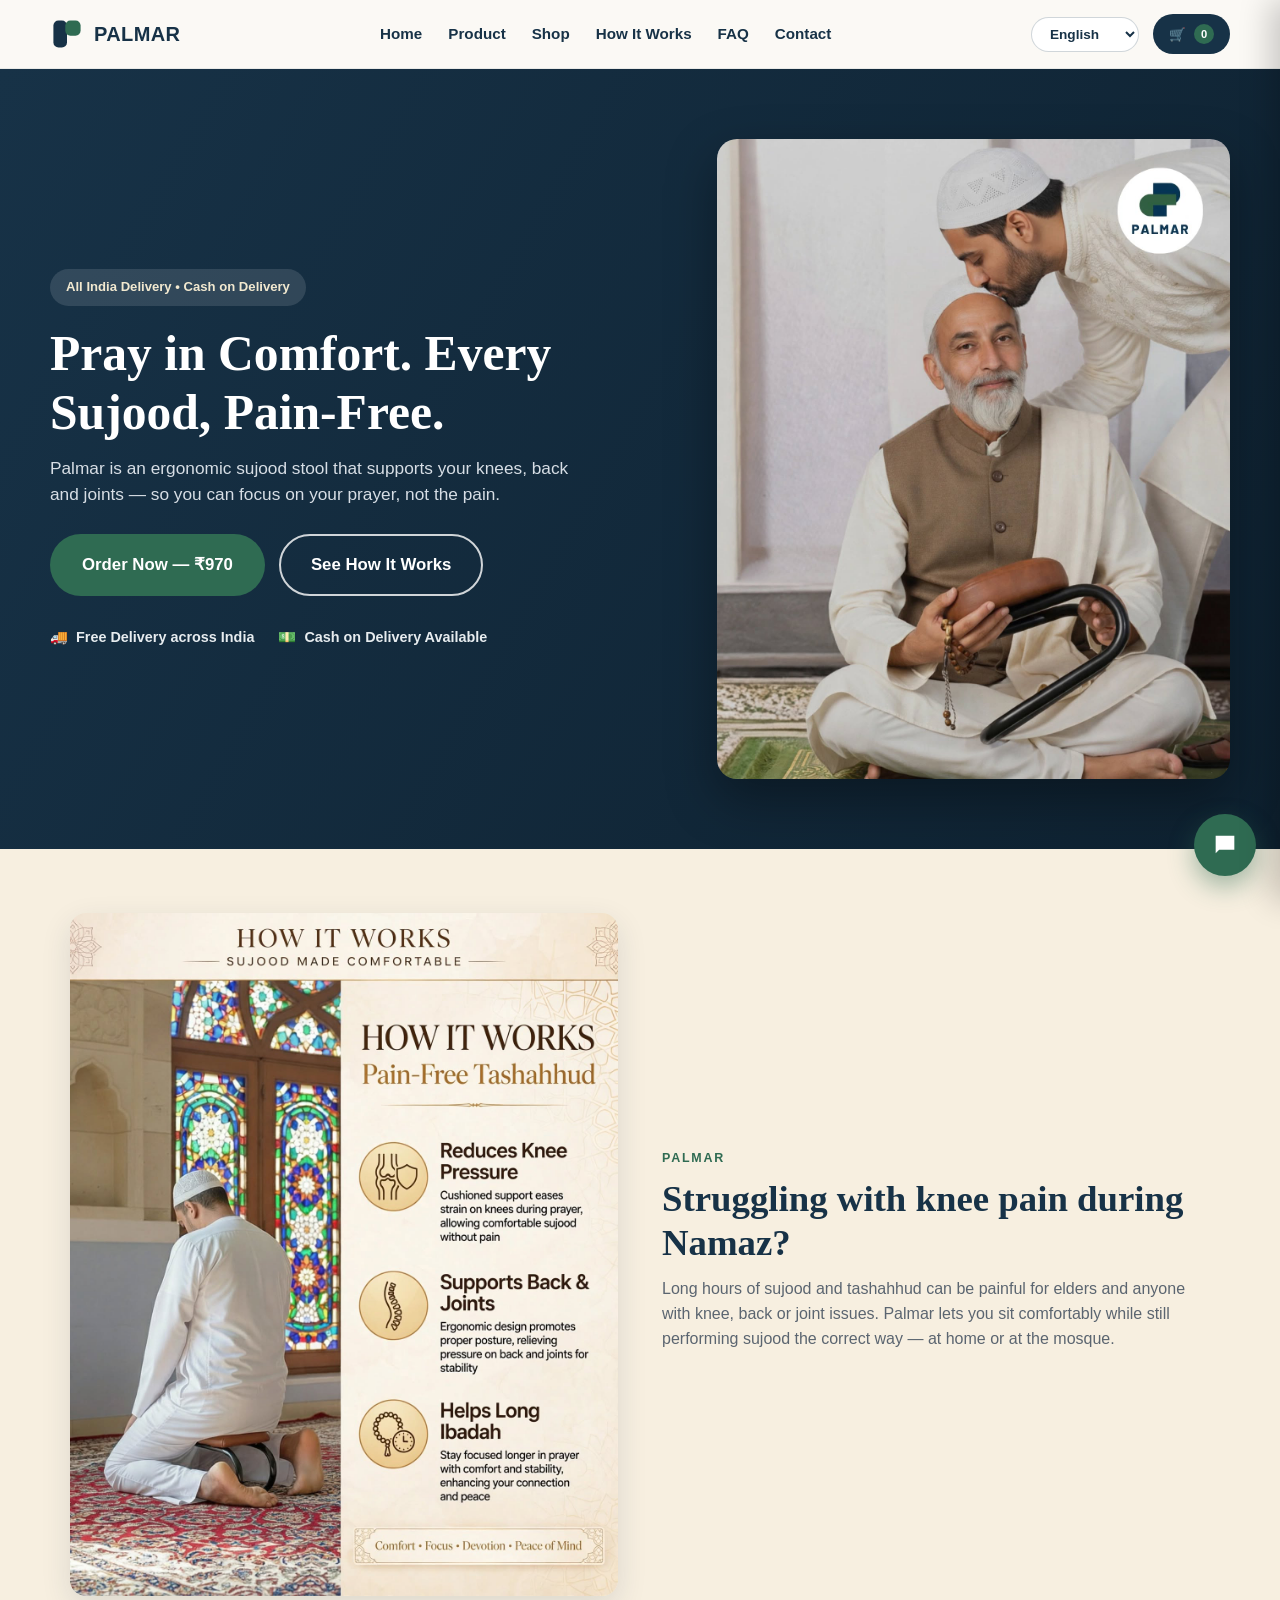
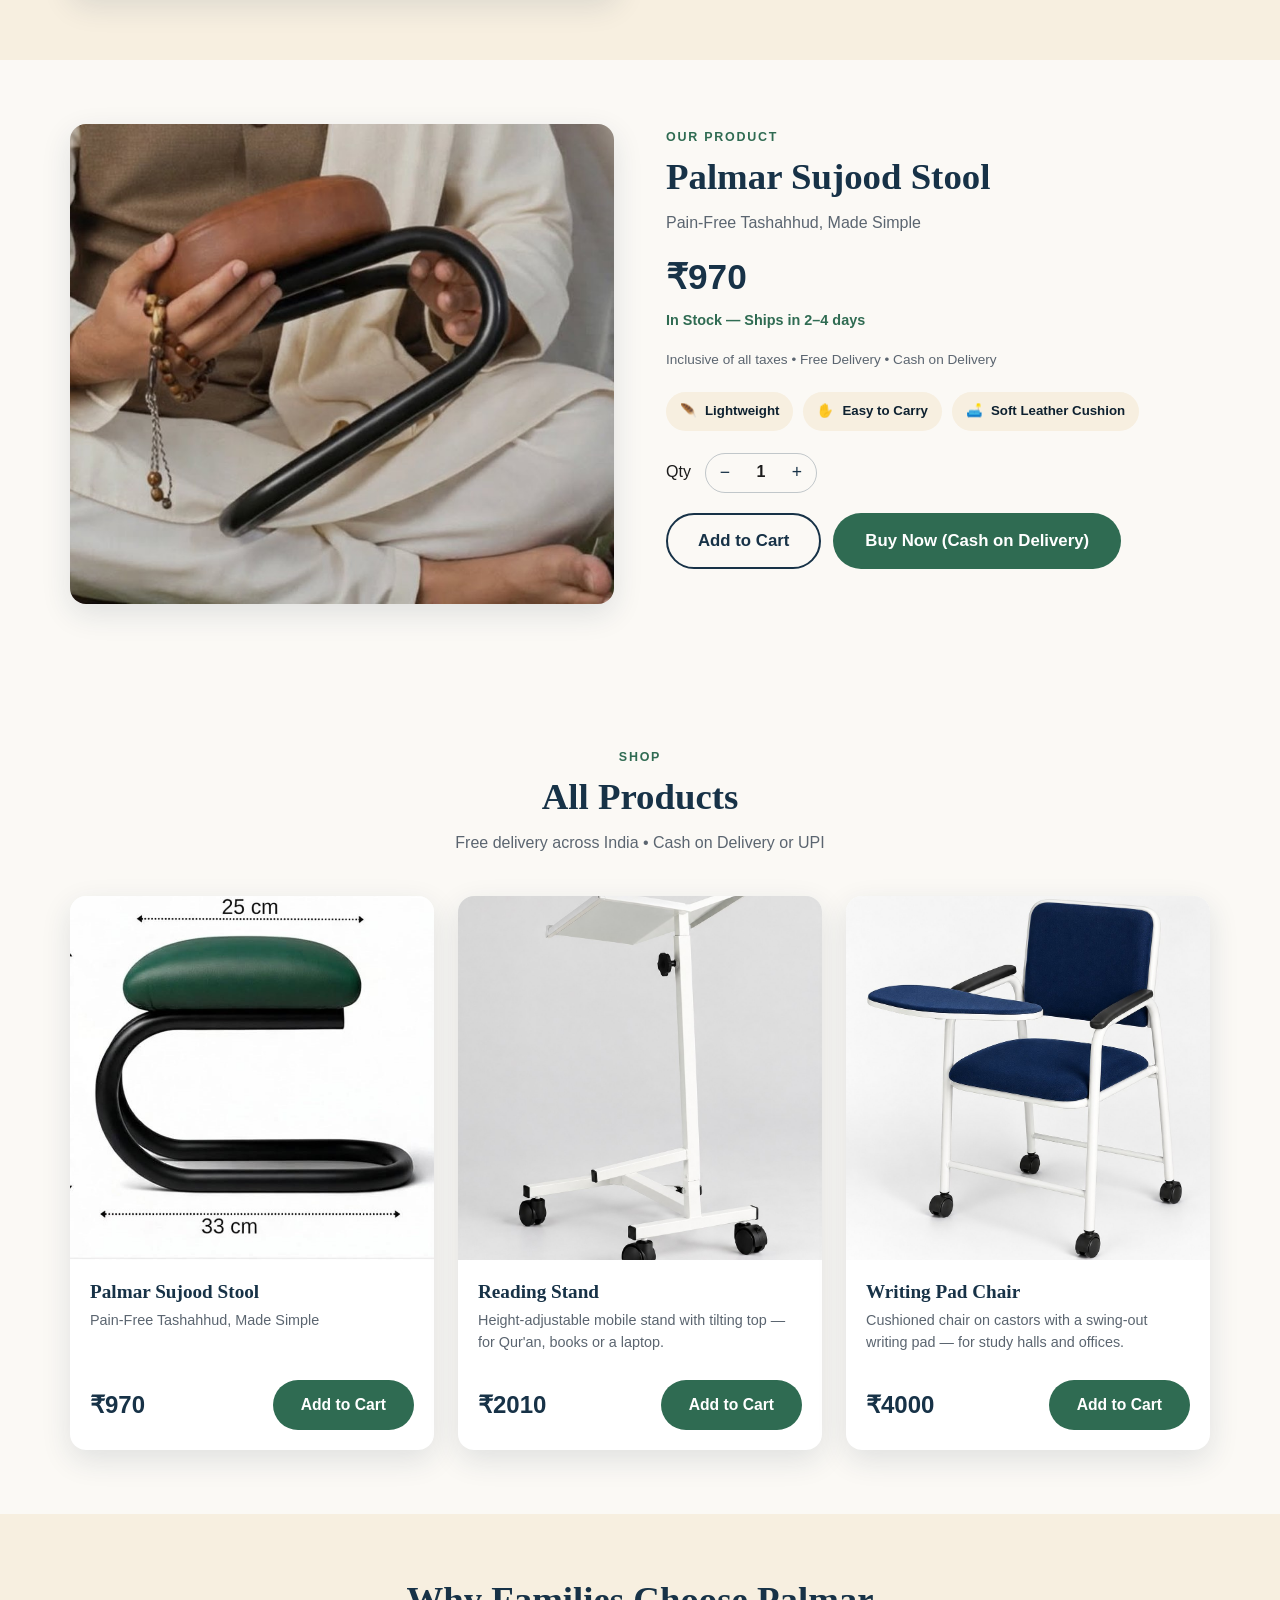
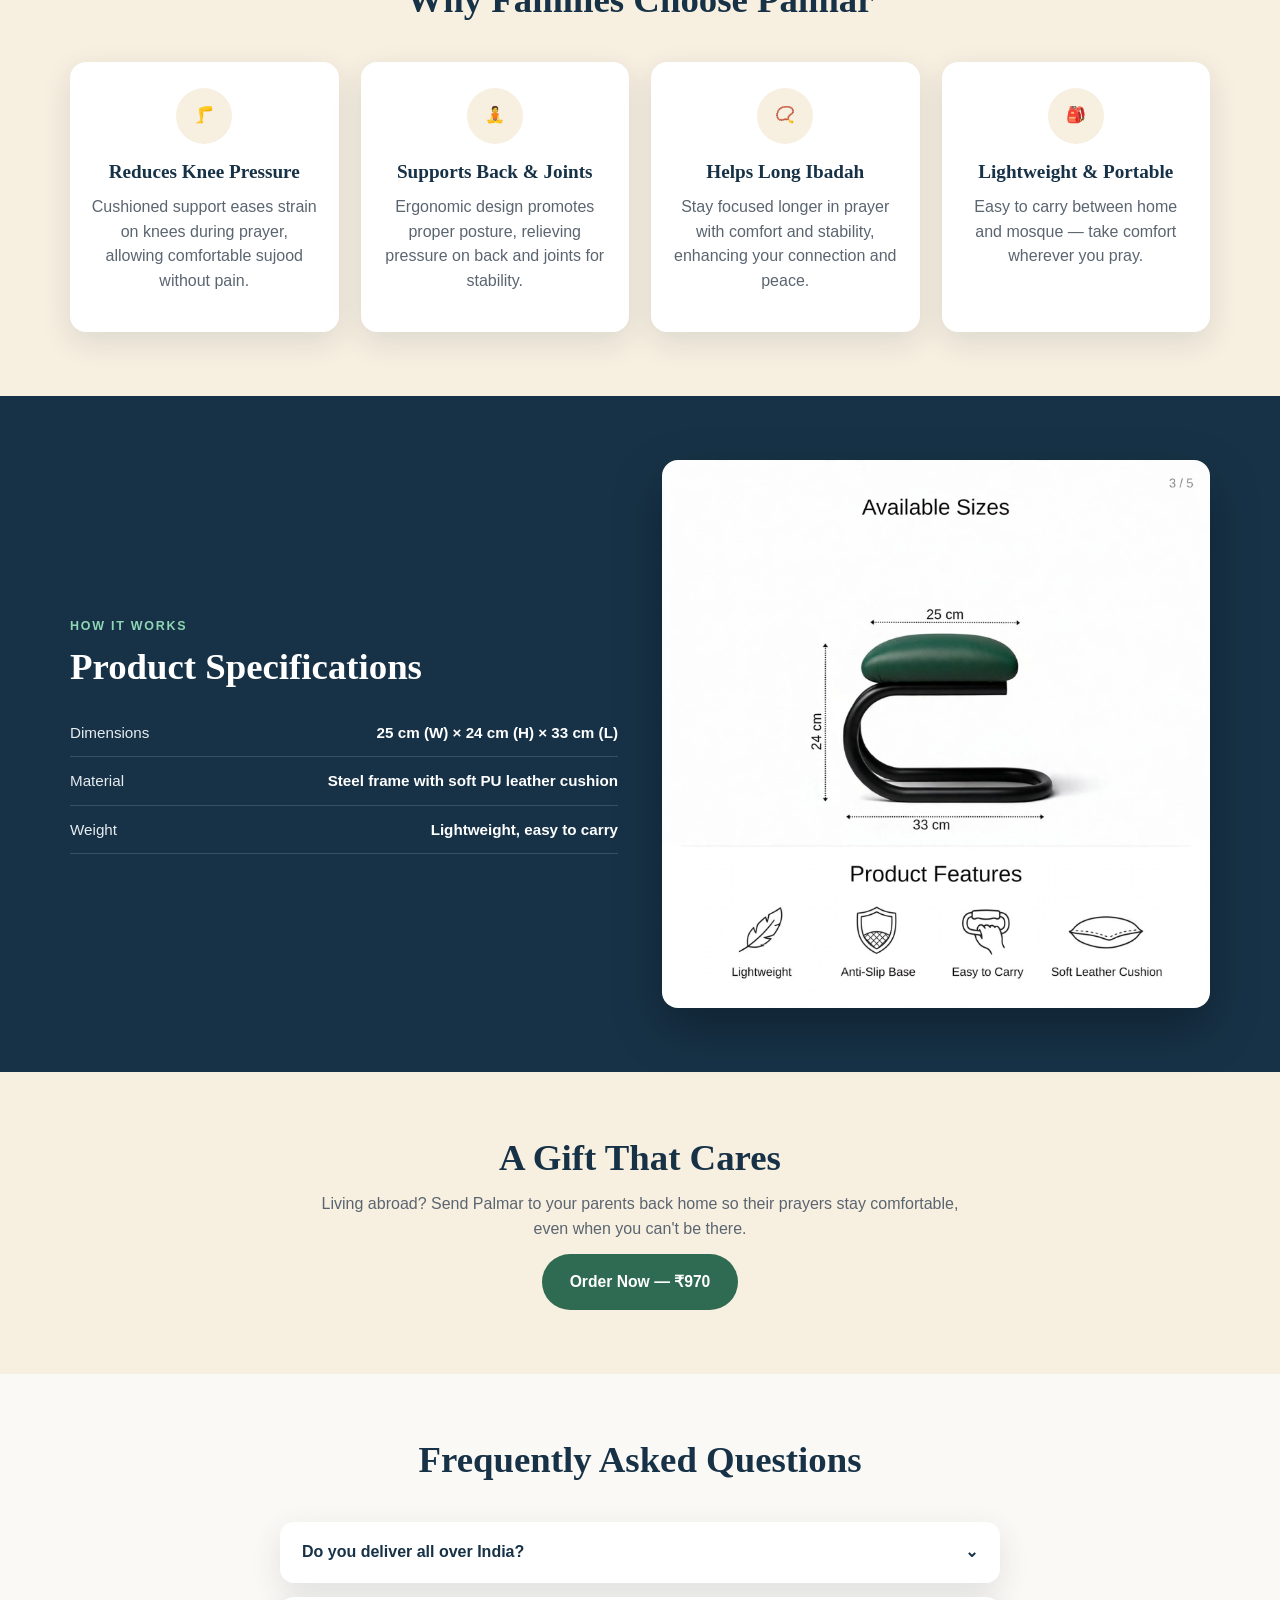
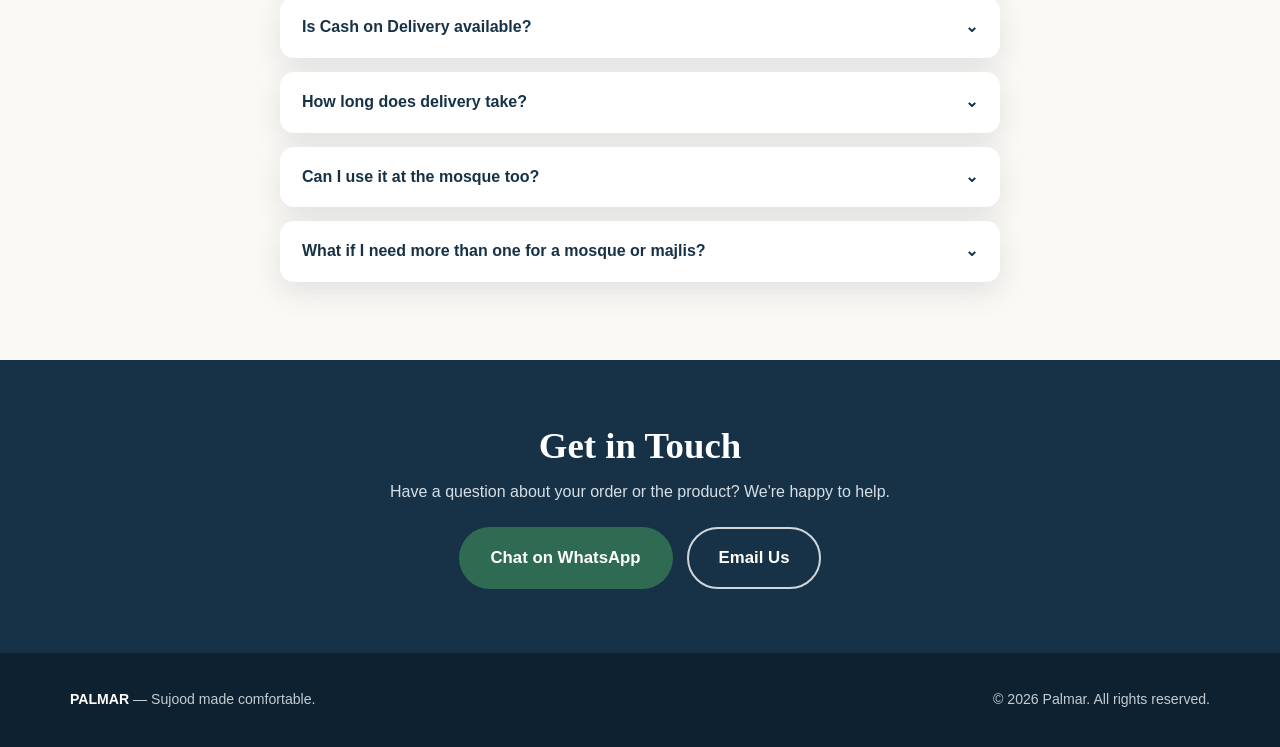
<file: index.html>
<!DOCTYPE html>
<html lang="en">
<head>
<meta charset="UTF-8">
<meta name="viewport" content="width=device-width, initial-scale=1.0">
<title>Palmar — Pain-Free Sujood, Anywhere</title>
<meta name="description" content="Palmar Sujood Stool — ergonomic prayer stool for pain-free sujood and tashahhud. Free delivery all over India, Cash on Delivery available.">
<link rel="icon" href="data:image/svg+xml,<svg xmlns=%22http://www.w3.org/2000/svg%22 viewBox=%220 0 32 32%22><rect width=%2232%22 height=%2232%22 rx=%228%22 fill=%22%23173247%22/><rect x=%2214%22 y=%226%22 width=%2212%22 height=%2212%22 rx=%224%22 fill=%22%232f6b52%22/></svg>">
<link rel="stylesheet" href="css/style.css">
</head>
<body>

<header>
  <div class="container nav-wrap">
    <a href="index.html" class="logo">
      <svg class="logo-mark" viewBox="0 0 40 40" fill="none" xmlns="http://www.w3.org/2000/svg">
        <rect x="4" y="4" width="16" height="32" rx="6" fill="#173247"/>
        <rect x="18" y="4" width="18" height="18" rx="6" fill="#2f6b52"/>
      </svg>
      PALMAR
    </a>
    <nav class="main-nav" id="mainNav">
      <a href="#top" data-i18n="nav.home">Home</a>
      <a href="#product" data-i18n="nav.product">Product</a>
      <a href="#shop" data-i18n="nav.shop">Shop</a>
      <a href="#how" data-i18n="nav.how">How It Works</a>
      <a href="#faq" data-i18n="nav.faq">FAQ</a>
      <a href="#contact" data-i18n="nav.contact">Contact</a>
    </nav>
    <div class="header-actions">
      <select class="lang-select" id="langSelect" aria-label="Language">
        <option value="en">English</option>
        <option value="ml">മലയാളം</option>
        <option value="hi">हिन्दी</option>
      </select>
      <button class="cart-btn" id="cartBtn" aria-label="Cart">
        🛒 <span class="cart-count">0</span>
      </button>
      <button class="menu-toggle" id="menuToggle" aria-label="Menu">☰</button>
    </div>
  </div>
</header>

<section class="hero" id="top">
  <div class="container hero-grid">
    <div>
      <span class="badge" data-i18n="hero.badge">All India Delivery • Cash on Delivery</span>
      <h1 data-i18n="hero.title">Pray in Comfort. Every Sujood, Pain-Free.</h1>
      <p class="subtitle" data-i18n="hero.subtitle">Palmar is an ergonomic sujood stool that supports your knees, back and joints — so you can focus on your prayer, not the pain.</p>
      <div class="hero-ctas">
        <a href="#product" class="btn btn-primary btn-lg" data-i18n="hero.cta_order">Order Now — ₹970</a>
        <a href="#how" class="btn btn-outline-light btn-lg" data-i18n="hero.cta_learn">See How It Works</a>
      </div>
      <div class="hero-facts">
        <div class="hero-fact">🚚 <span data-i18n="hero.free_delivery">Free Delivery across India</span></div>
        <div class="hero-fact">💵 <span data-i18n="hero.cod">Cash on Delivery Available</span></div>
      </div>
    </div>
    <div class="hero-media">
      <img src="assets/hero-lifestyle.jpg" alt="Elderly man using the Palmar sujood stool while praying">
    </div>
  </div>
</section>

<section class="problem">
  <div class="container problem-inner">
    <div>
      <img src="assets/how-it-works.jpg" alt="Man praying comfortably using Palmar sujood stool">
    </div>
    <div>
      <span class="eyebrow">Palmar</span>
      <h2 data-i18n="problem.title">Struggling with knee pain during Namaz?</h2>
      <p data-i18n="problem.text">Long hours of sujood and tashahhud can be painful for elders and anyone with knee, back or joint issues. Palmar lets you sit comfortably while still performing sujood the correct way — at home or at the mosque.</p>
    </div>
  </div>
</section>

<section id="product">
  <div class="container product-grid">
    <div>
      <div class="gallery-main">
        <img id="galleryMain" src="assets/stool-closeup.jpg" alt="Close-up of the Palmar Sujood Stool">
      </div>
    </div>
    <div>
      <span class="eyebrow" data-i18n="product.eyebrow">Our Product</span>
      <h2 data-i18n="product.title">Palmar Sujood Stool</h2>
      <p data-i18n="product.tagline">Pain-Free Tashahhud, Made Simple</p>
      <div class="price-row">
        <span class="price">₹970</span>
      </div>
      <p class="stock" data-i18n="product.in_stock">In Stock — Ships in 2–4 days</p>
      <p class="note" data-i18n="product.price_note">Inclusive of all taxes • Free Delivery • Cash on Delivery</p>

      <div class="badge-row">
        <span class="mini-badge">🪶 <span data-i18n="badges.lightweight">Lightweight</span></span>
        <span class="mini-badge">✋ <span data-i18n="badges.carry">Easy to Carry</span></span>
        <span class="mini-badge">🛋️ <span data-i18n="badges.cushion">Soft Leather Cushion</span></span>
      </div>

      <div class="qty-row">
        <span data-i18n="product.qty">Qty</span>
        <div class="qty-control">
          <button id="qtyMinus">−</button>
          <span id="qtyDisplay">1</span>
          <button id="qtyPlus">+</button>
        </div>
      </div>

      <div class="product-ctas">
        <button id="addToCartBtn" class="btn btn-outline btn-lg" data-i18n="product.add_to_cart">Add to Cart</button>
        <button id="buyNowBtn" class="btn btn-primary btn-lg" data-i18n="product.buy_now">Buy Now (Cash on Delivery)</button>
      </div>
    </div>
  </div>
</section>

<section id="shop">
  <div class="container">
    <div class="section-head">
      <span class="eyebrow" data-i18n="shop.eyebrow">Shop</span>
      <h2 data-i18n="shop.title">All Products</h2>
      <p data-i18n="shop.subtitle">Free delivery across India • Cash on Delivery or UPI</p>
    </div>
    <div class="shop-grid" id="shopGrid"></div>
  </div>
</section>

<section style="background:var(--beige);">
  <div class="container">
    <div class="section-head">
      <h2 data-i18n="features.title">Why Families Choose Palmar</h2>
    </div>
    <div class="features-grid">
      <div class="feature-card">
        <div class="feature-icon">🦵</div>
        <h3 data-i18n="features.f1_title">Reduces Knee Pressure</h3>
        <p data-i18n="features.f1_text">Cushioned support eases strain on knees during prayer, allowing comfortable sujood without pain.</p>
      </div>
      <div class="feature-card">
        <div class="feature-icon">🧘</div>
        <h3 data-i18n="features.f2_title">Supports Back &amp; Joints</h3>
        <p data-i18n="features.f2_text">Ergonomic design promotes proper posture, relieving pressure on back and joints for stability.</p>
      </div>
      <div class="feature-card">
        <div class="feature-icon">📿</div>
        <h3 data-i18n="features.f3_title">Helps Long Ibadah</h3>
        <p data-i18n="features.f3_text">Stay focused longer in prayer with comfort and stability, enhancing your connection and peace.</p>
      </div>
      <div class="feature-card">
        <div class="feature-icon">🎒</div>
        <h3 data-i18n="features.f4_title">Lightweight &amp; Portable</h3>
        <p data-i18n="features.f4_text">Easy to carry between home and mosque — take comfort wherever you pray.</p>
      </div>
    </div>
  </div>
</section>

<section class="how" id="how">
  <div class="container how-inner">
    <div>
      <span class="eyebrow" style="color:#8fd6b4;">How It Works</span>
      <h2 data-i18n="specs.title">Product Specifications</h2>
      <ul class="spec-list">
        <li><span data-i18n="specs.dimensions">Dimensions</span> <b data-i18n="specs.dimensions_val">25 cm × 24 cm × 33 cm</b></li>
        <li><span data-i18n="specs.material">Material</span> <b data-i18n="specs.material_val">Steel frame with soft PU leather cushion</b></li>
        <li><span data-i18n="specs.weight">Weight</span> <b data-i18n="specs.weight_val">Lightweight, easy to carry</b></li>
      </ul>
    </div>
    <div>
      <img src="assets/sizes-features.jpg" alt="Palmar sujood stool dimensions and features">
    </div>
  </div>
</section>

<section class="gifting">
  <div class="container">
    <h2 data-i18n="gifting.title">A Gift That Cares</h2>
    <p data-i18n="gifting.text">Living abroad? Send Palmar to your parents back home so their prayers stay comfortable, even when you can't be there.</p>
    <a href="#product" class="btn btn-primary" data-i18n="hero.cta_order">Order Now — ₹970</a>
  </div>
</section>

<section id="faq">
  <div class="container" style="max-width:760px;">
    <div class="section-head">
      <h2 data-i18n="faq.title">Frequently Asked Questions</h2>
    </div>
    <div class="faq-item">
      <div class="faq-q"><span data-i18n="faq.q1">Do you deliver all over India?</span><span class="chevron">⌄</span></div>
      <div class="faq-a"><p data-i18n="faq.a1">Yes, we deliver to every pincode in India with free delivery.</p></div>
    </div>
    <div class="faq-item">
      <div class="faq-q"><span data-i18n="faq.q2">Is Cash on Delivery available?</span><span class="chevron">⌄</span></div>
      <div class="faq-a"><p data-i18n="faq.a2">Yes, you can pay in cash when your Palmar stool is delivered.</p></div>
    </div>
    <div class="faq-item">
      <div class="faq-q"><span data-i18n="faq.q3">How long does delivery take?</span><span class="chevron">⌄</span></div>
      <div class="faq-a"><p data-i18n="faq.a3">Orders are usually delivered within 3–6 business days depending on your location.</p></div>
    </div>
    <div class="faq-item">
      <div class="faq-q"><span data-i18n="faq.q4">Can I use it at the mosque too?</span><span class="chevron">⌄</span></div>
      <div class="faq-a"><p data-i18n="faq.a4">Yes, Palmar is lightweight and easy to carry between home and mosque.</p></div>
    </div>
    <div class="faq-item">
      <div class="faq-q"><span data-i18n="faq.q5">What if I need more than one for a mosque or majlis?</span><span class="chevron">⌄</span></div>
      <div class="faq-a"><p data-i18n="faq.a5">We offer special pricing for bulk orders of 5 or more. Chat with us on WhatsApp for details.</p></div>
    </div>
  </div>
</section>

<section class="contact" id="contact">
  <div class="container">
    <h2 data-i18n="contact.title">Get in Touch</h2>
    <p data-i18n="contact.text">Have a question about your order or the product? We're happy to help.</p>
    <div class="contact-actions">
      <a class="btn btn-primary btn-lg" target="_blank" href="https://wa.me/971561282052" data-i18n="contact.whatsapp">Chat on WhatsApp</a>
      <a class="btn btn-outline-light btn-lg" href="mailto:kappuramshabeeh@gmail.com" data-i18n="contact.email">Email Us</a>
    </div>
  </div>
</section>

<footer>
  <div class="container footer-inner">
    <div>
      <strong style="color:#fff;">PALMAR</strong> — <span data-i18n="footer.tagline">Sujood made comfortable.</span>
    </div>
    <div>&copy; <span id="year"></span> Palmar. <span data-i18n="footer.rights">All rights reserved.</span></div>
  </div>
</footer>

<!-- Cart Drawer -->
<div class="overlay" id="cartOverlay"></div>
<div class="drawer" id="cartDrawer">
  <div class="drawer-head">
    <h3 data-i18n="cart.title">Your Cart</h3>
    <button class="drawer-close" id="cartDrawerClose">&times;</button>
  </div>
  <div class="drawer-body" id="cartDrawerBody"></div>
  <div class="drawer-foot" id="cartDrawerFoot"></div>
</div>

<!-- Chatbot -->
<button class="chat-fab" id="chatFab" aria-label="Chat with us">
  <svg viewBox="0 0 24 24" fill="none" xmlns="http://www.w3.org/2000/svg"><path d="M4 4h16v12H7l-3 3V4z" fill="#fff"/></svg>
</button>
<div class="chat-window" id="chatWindow">
  <div class="chat-head">
    <div class="chat-head-avatar">P</div>
    <div class="chat-head-text">
      <h4 data-i18n="chatbot.title">Palmar Assistant</h4>
      <span data-i18n="chatbot.subtitle">Usually replies instantly</span>
    </div>
    <button class="chat-close" id="chatClose">&times;</button>
  </div>
  <div class="chat-body" id="chatBody"></div>
  <div class="chat-options" id="chatOptions"></div>
  <div class="chat-input-row">
    <input type="text" id="chatInput" data-i18n-placeholder="chatbot.placeholder" placeholder="Type a message...">
    <button id="chatSend">➤</button>
  </div>
</div>

<script src="js/i18n.js"></script>
<script src="js/products.js"></script>
<script src="js/main.js"></script>
<script src="js/chatbot.js"></script>
<script>document.getElementById("year").textContent = new Date().getFullYear();</script>
</body>
</html>
</file>
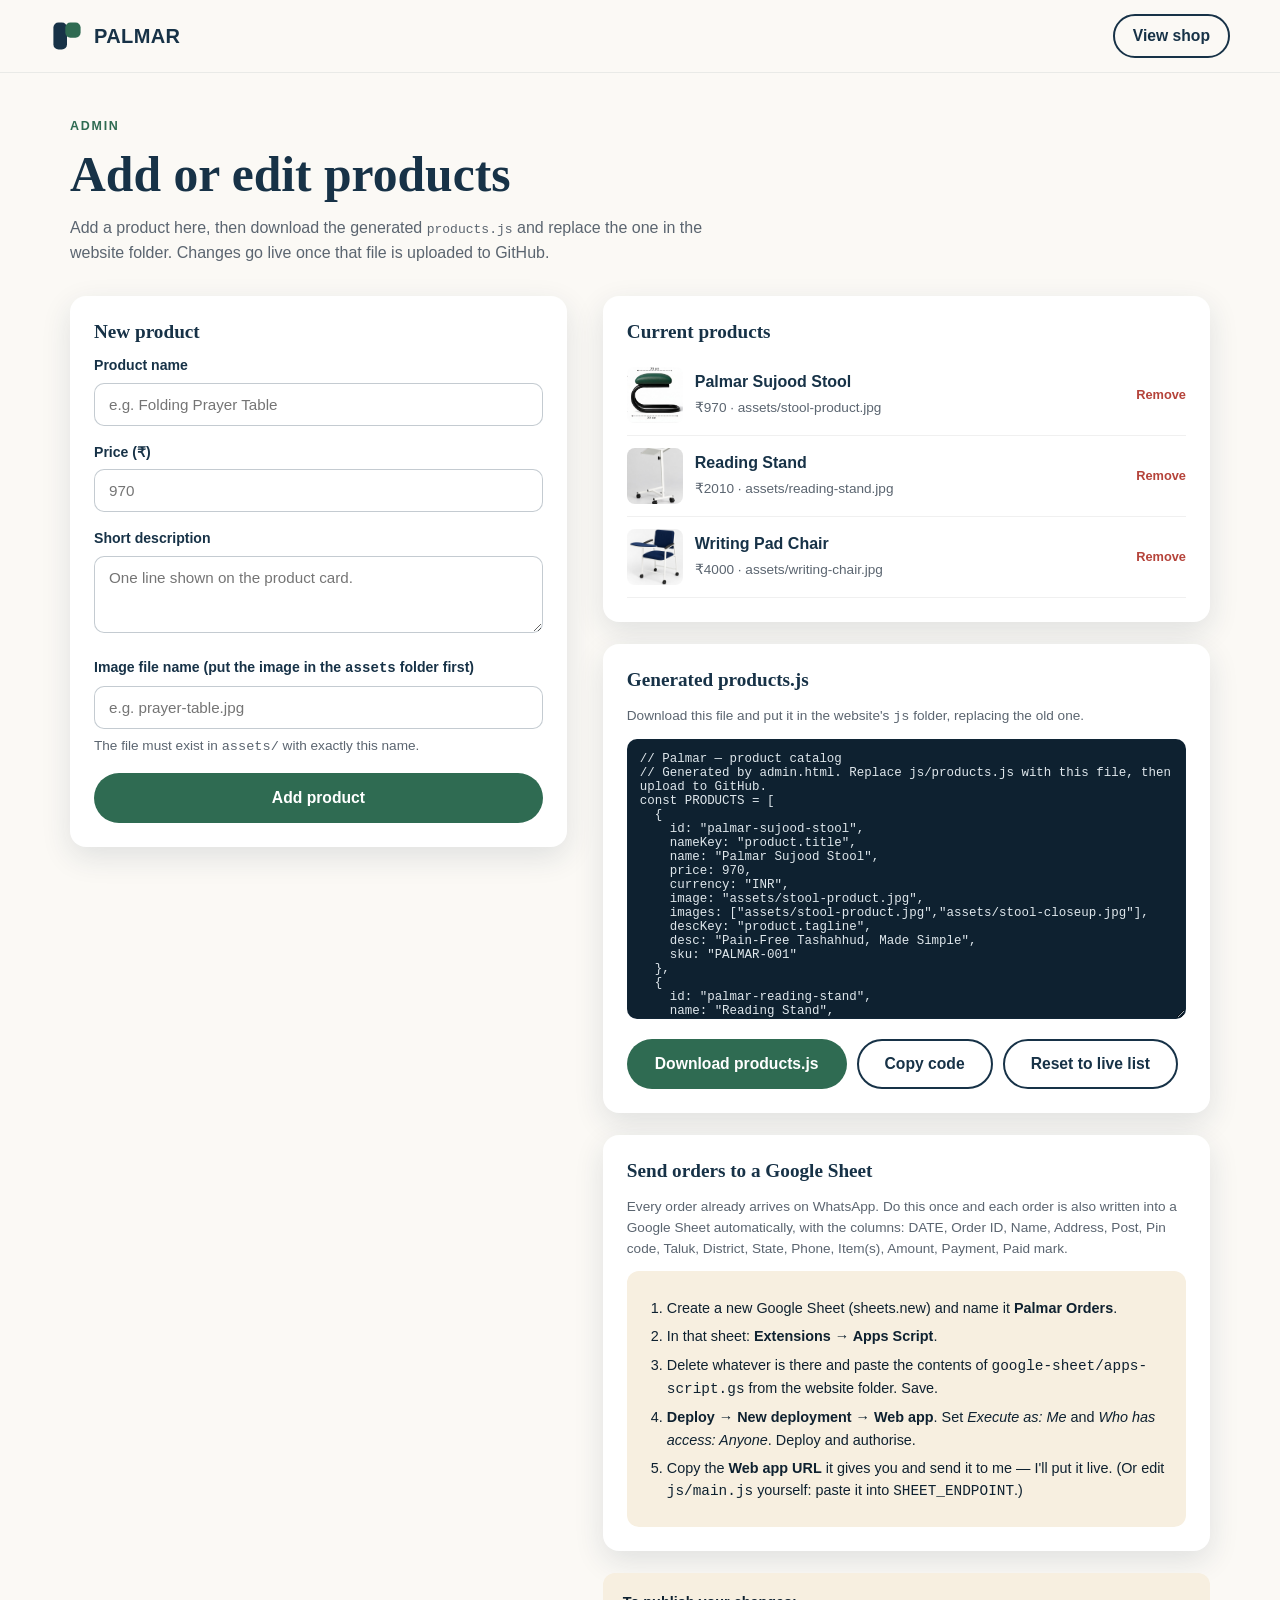
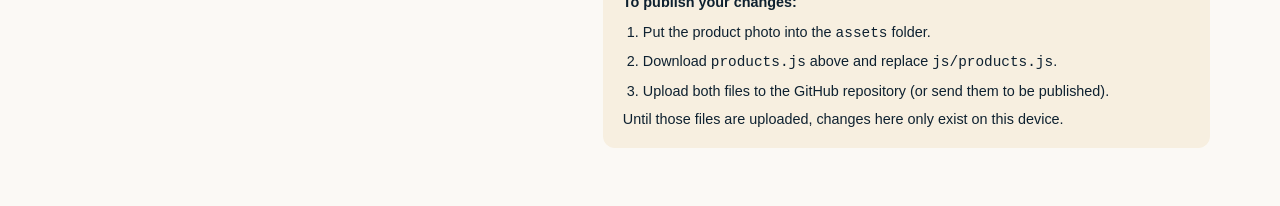
<file: admin.html>
<!DOCTYPE html>
<html lang="en">
<head>
<meta charset="UTF-8">
<meta name="viewport" content="width=device-width, initial-scale=1.0">
<title>Add Products — Palmar Admin</title>
<meta name="robots" content="noindex">
<link rel="icon" href="data:image/svg+xml,<svg xmlns=%22http://www.w3.org/2000/svg%22 viewBox=%220 0 32 32%22><rect width=%2232%22 height=%2232%22 rx=%228%22 fill=%22%23173247%22/><rect x=%2214%22 y=%226%22 width=%2212%22 height=%2212%22 rx=%224%22 fill=%22%232f6b52%22/></svg>">
<link rel="stylesheet" href="css/style.css">
<style>
  .admin-wrap{display:grid;grid-template-columns:.9fr 1.1fr;gap:36px;align-items:start;}
  .admin-card{background:#fff;border-radius:var(--radius);box-shadow:var(--shadow);padding:24px;}
  .admin-list-item{display:flex;gap:12px;align-items:center;padding:12px 0;border-bottom:1px solid #f0f0f0;}
  .admin-list-item img{width:56px;height:56px;object-fit:cover;border-radius:8px;background:#f3f1ec;flex:none;}
  .admin-list-item .info{flex:1;}
  .admin-list-item .info b{color:var(--navy);display:block;}
  .admin-list-item .info span{font-size:.85rem;color:var(--muted);}
  .code-out{
    width:100%;height:280px;font-family:ui-monospace,Menlo,Consolas,monospace;font-size:.78rem;
    border:1px solid rgba(23,50,71,.25);border-radius:10px;padding:12px;background:#0e2130;color:#dfe7ec;
  }
  .steps{background:var(--beige);border-radius:12px;padding:18px 20px;font-size:.9rem;color:var(--navy-dark);}
  .steps ol{margin:8px 0 0;padding-left:20px;}
  .steps li{margin-bottom:6px;}
  @media (max-width:900px){ .admin-wrap{grid-template-columns:1fr;} }
</style>
</head>
<body>

<header>
  <div class="container nav-wrap">
    <a href="index.html" class="logo">
      <svg class="logo-mark" viewBox="0 0 40 40" fill="none" xmlns="http://www.w3.org/2000/svg">
        <rect x="4" y="4" width="16" height="32" rx="6" fill="#173247"/>
        <rect x="18" y="4" width="18" height="18" rx="6" fill="#2f6b52"/>
      </svg>
      PALMAR
    </a>
    <div class="header-actions">
      <a href="index.html" class="btn btn-outline" style="padding:8px 18px;">View shop</a>
    </div>
  </div>
</header>

<section style="padding-top:40px;">
  <div class="container">
    <span class="eyebrow">Admin</span>
    <h1>Add or edit products</h1>
    <p style="max-width:640px;">Add a product here, then download the generated <code>products.js</code> and replace the one in the website folder. Changes go live once that file is uploaded to GitHub.</p>

    <div class="admin-wrap" style="margin-top:30px;">
      <div class="admin-card">
        <h3>New product</h3>
        <div class="form-group">
          <label>Product name</label>
          <input type="text" id="pName" placeholder="e.g. Folding Prayer Table">
        </div>
        <div class="form-group">
          <label>Price (₹)</label>
          <input type="number" id="pPrice" min="0" step="1" placeholder="970">
        </div>
        <div class="form-group">
          <label>Short description</label>
          <textarea id="pDesc" rows="3" placeholder="One line shown on the product card."></textarea>
        </div>
        <div class="form-group">
          <label>Image file name (put the image in the <code>assets</code> folder first)</label>
          <input type="text" id="pImage" placeholder="e.g. prayer-table.jpg">
          <p class="note" style="margin-top:6px;">The file must exist in <code>assets/</code> with exactly this name.</p>
        </div>
        <button class="btn btn-primary btn-block" id="addBtn">Add product</button>
      </div>

      <div>
        <div class="admin-card" style="margin-bottom:22px;">
          <h3>Current products</h3>
          <div id="adminList"></div>
        </div>

        <div class="admin-card">
          <h3>Generated products.js</h3>
          <p class="note">Download this file and put it in the website's <code>js</code> folder, replacing the old one.</p>
          <textarea class="code-out" id="codeOut" readonly></textarea>
          <div style="display:flex;gap:10px;margin-top:12px;flex-wrap:wrap;">
            <button class="btn btn-primary" id="downloadBtn">Download products.js</button>
            <button class="btn btn-outline" id="copyBtn">Copy code</button>
            <button class="btn btn-outline" id="resetBtn">Reset to live list</button>
          </div>
        </div>

        <div class="admin-card" style="margin-top:22px;">
          <h3>Send orders to a Google Sheet</h3>
          <p class="note">Every order already arrives on WhatsApp. Do this once and each order is also written into a Google Sheet automatically, with the columns: DATE, Order ID, Name, Address, Post, Pin code, Taluk, District, State, Phone, Item(s), Amount, Payment, Paid mark.</p>
          <div class="steps" style="margin-top:12px;">
            <ol>
              <li>Create a new Google Sheet (sheets.new) and name it <b>Palmar Orders</b>.</li>
              <li>In that sheet: <b>Extensions → Apps Script</b>.</li>
              <li>Delete whatever is there and paste the contents of <code>google-sheet/apps-script.gs</code> from the website folder. Save.</li>
              <li><b>Deploy → New deployment → Web app</b>. Set <i>Execute as: Me</i> and <i>Who has access: Anyone</i>. Deploy and authorise.</li>
              <li>Copy the <b>Web app URL</b> it gives you and send it to me — I'll put it live. (Or edit <code>js/main.js</code> yourself: paste it into <code>SHEET_ENDPOINT</code>.)</li>
            </ol>
          </div>
        </div>

        <div class="steps" style="margin-top:22px;">
          <b>To publish your changes:</b>
          <ol>
            <li>Put the product photo into the <code>assets</code> folder.</li>
            <li>Download <code>products.js</code> above and replace <code>js/products.js</code>.</li>
            <li>Upload both files to the GitHub repository (or send them to be published).</li>
          </ol>
          Until those files are uploaded, changes here only exist on this device.
        </div>
      </div>
    </div>
  </div>
</section>

<script src="js/i18n.js"></script>
<script src="js/products.js"></script>
<script>
let working = JSON.parse(JSON.stringify(PRODUCTS));

function slugify(s){
  return s.toLowerCase().trim().replace(/[^a-z0-9]+/g,"-").replace(/^-|-$/g,"") || ("product-"+Date.now());
}
function esc(s){ return String(s).replace(/\\/g,"\\\\").replace(/"/g,'\\"'); }

function renderList(){
  const el = document.getElementById("adminList");
  if(working.length === 0){ el.innerHTML = "<p>No products yet.</p>"; }
  else {
    el.innerHTML = working.map((p,i)=>`
      <div class="admin-list-item">
        <img src="${p.image}" alt="" onerror="this.style.opacity=.25">
        <div class="info">
          <b>${p.name || p.id}</b>
          <span>₹${p.price} · ${p.image}</span>
        </div>
        <button class="remove-link" onclick="removeProduct(${i})">Remove</button>
      </div>`).join("");
  }
  renderCode();
}

function removeProduct(i){
  if(!confirm("Remove " + (working[i].name || working[i].id) + " from the list?")) return;
  working.splice(i,1);
  renderList();
}

function renderCode(){
  const entries = working.map(p=>{
    const lines = [];
    lines.push("  {");
    lines.push(`    id: "${esc(p.id)}",`);
    if(p.nameKey) lines.push(`    nameKey: "${esc(p.nameKey)}",`);
    lines.push(`    name: "${esc(p.name || "")}",`);
    lines.push(`    price: ${Number(p.price) || 0},`);
    lines.push(`    currency: "INR",`);
    lines.push(`    image: "${esc(p.image || "")}",`);
    lines.push(`    images: ${JSON.stringify(p.images && p.images.length ? p.images : [p.image])},`);
    if(p.descKey) lines.push(`    descKey: "${esc(p.descKey)}",`);
    lines.push(`    desc: "${esc(p.desc || "")}",`);
    lines.push(`    sku: "${esc(p.sku || p.id.toUpperCase())}"`);
    lines.push("  }");
    return lines.join("\n");
  }).join(",\n");

  const file = `// Palmar — product catalog
// Generated by admin.html. Replace js/products.js with this file, then upload to GitHub.
const PRODUCTS = [
${entries}
];

function getProductById(id) {
  return PRODUCTS.find(p => p.id === id);
}

// Name/description resolve through i18n when a key exists, otherwise plain text.
function productName(p) {
  if (!p) return "";
  if (p.nameKey && typeof t === "function") {
    const translated = t(p.nameKey);
    if (translated && translated !== p.nameKey) return translated;
  }
  return p.name || "";
}
function productDesc(p) {
  if (!p) return "";
  if (p.descKey && typeof t === "function") {
    const translated = t(p.descKey);
    if (translated && translated !== p.descKey) return translated;
  }
  return p.desc || "";
}
`;
  document.getElementById("codeOut").value = file;
  return file;
}

document.getElementById("addBtn").addEventListener("click", ()=>{
  const name = document.getElementById("pName").value.trim();
  const price = parseInt(document.getElementById("pPrice").value, 10);
  const desc = document.getElementById("pDesc").value.trim();
  let image = document.getElementById("pImage").value.trim();
  if(!name){ alert("Please enter a product name."); return; }
  if(!price || price <= 0){ alert("Please enter a price."); return; }
  if(!image){ alert("Please enter the image file name."); return; }
  if(!image.startsWith("assets/")) image = "assets/" + image;

  const id = slugify(name);
  if(working.some(p=>p.id === id)){ alert("A product with a similar name already exists."); return; }

  working.push({ id, name, price, currency:"INR", image, images:[image], desc, sku:id.toUpperCase() });
  document.getElementById("pName").value = "";
  document.getElementById("pPrice").value = "";
  document.getElementById("pDesc").value = "";
  document.getElementById("pImage").value = "";
  renderList();
});

document.getElementById("downloadBtn").addEventListener("click", ()=>{
  const blob = new Blob([renderCode()], {type:"text/javascript"});
  const a = document.createElement("a");
  a.href = URL.createObjectURL(blob);
  a.download = "products.js";
  document.body.appendChild(a); a.click(); a.remove();
  setTimeout(()=>URL.revokeObjectURL(a.href), 2000);
});

document.getElementById("copyBtn").addEventListener("click", async ()=>{
  try{ await navigator.clipboard.writeText(renderCode()); alert("Code copied."); }
  catch(e){ document.getElementById("codeOut").select(); alert("Press Cmd/Ctrl+C to copy."); }
});

document.getElementById("resetBtn").addEventListener("click", ()=>{
  working = JSON.parse(JSON.stringify(PRODUCTS));
  renderList();
});

renderList();
</script>
</body>
</html>
</file>
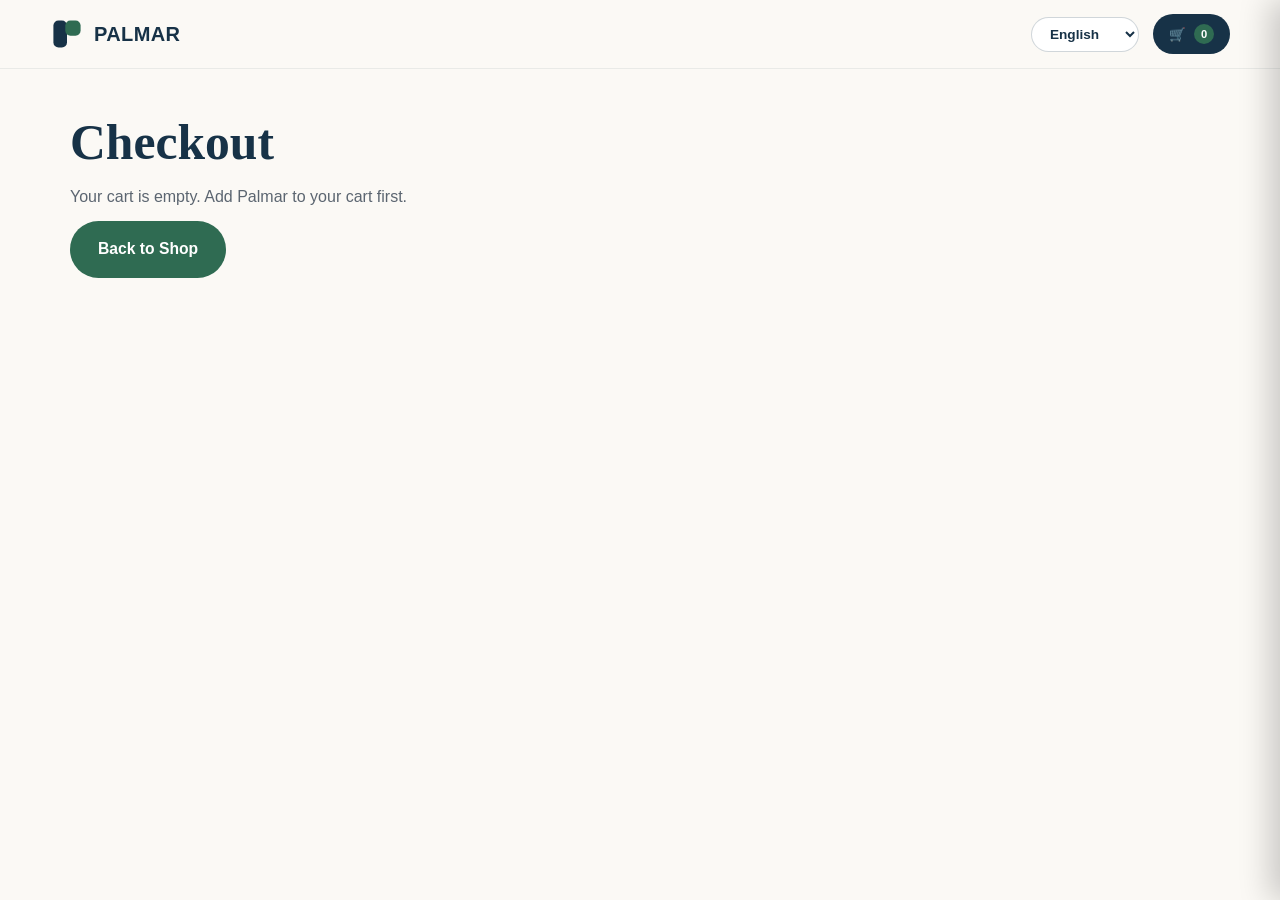
<file: checkout.html>
<!DOCTYPE html>
<html lang="en">
<head>
<meta charset="UTF-8">
<meta name="viewport" content="width=device-width, initial-scale=1.0">
<title>Checkout — Palmar</title>
<link rel="icon" href="data:image/svg+xml,<svg xmlns=%22http://www.w3.org/2000/svg%22 viewBox=%220 0 32 32%22><rect width=%2232%22 height=%2232%22 rx=%228%22 fill=%22%23173247%22/><rect x=%2214%22 y=%226%22 width=%2212%22 height=%2212%22 rx=%224%22 fill=%22%232f6b52%22/></svg>">
<link rel="stylesheet" href="css/style.css">
</head>
<body>

<header>
  <div class="container nav-wrap">
    <a href="index.html" class="logo">
      <svg class="logo-mark" viewBox="0 0 40 40" fill="none" xmlns="http://www.w3.org/2000/svg">
        <rect x="4" y="4" width="16" height="32" rx="6" fill="#173247"/>
        <rect x="18" y="4" width="18" height="18" rx="6" fill="#2f6b52"/>
      </svg>
      PALMAR
    </a>
    <div class="header-actions">
      <select class="lang-select" id="langSelect" aria-label="Language">
        <option value="en">English</option>
        <option value="ml">മലയാളം</option>
        <option value="hi">हिन्दी</option>
      </select>
      <button class="cart-btn" id="cartBtn" aria-label="Cart">
        🛒 <span class="cart-count">0</span>
      </button>
    </div>
  </div>
</header>

<section style="padding-top:44px;">
  <div class="container">
    <h1 data-i18n="checkout.title">Checkout</h1>

    <div id="emptyCartNotice" style="display:none;">
      <p data-i18n="checkout.empty_cart">Your cart is empty. Add Palmar to your cart first.</p>
      <a href="index.html#product" class="btn btn-primary" data-i18n="checkout.back_to_shop">Back to Shop</a>
    </div>

    <div class="checkout-wrap" id="checkoutForm">
      <div>
        <h3 data-i18n="checkout.contact_details">Delivery Details</h3>
        <form id="orderForm">
          <div class="form-group">
            <label data-i18n="checkout.name">Full Name</label>
            <input type="text" id="custName" required>
          </div>
          <div class="form-group">
            <label data-i18n="checkout.phone">Phone Number (WhatsApp preferred)</label>
            <input type="tel" id="custPhone" required pattern="[0-9+ ]{8,15}">
          </div>
          <div class="form-group">
            <label data-i18n="checkout.address">Full Address</label>
            <textarea id="custAddress" rows="2" required placeholder="House name / number, street"></textarea>
          </div>
          <div class="form-group">
            <label data-i18n="checkout.pincode">Pincode</label>
            <input type="text" id="custPincode" required inputmode="numeric" pattern="[0-9]{6}" maxlength="6" autocomplete="postal-code">
            <div id="pinStatus" class="pin-status"></div>
          </div>
          <div class="form-group" id="postWrap">
            <label data-i18n="checkout.post">Post Office</label>
            <select id="custPost" required><option value="" data-i18n="checkout.post_placeholder">Enter pincode first</option></select>
          </div>
          <div class="form-row">
            <div class="form-group">
              <label data-i18n="checkout.taluk">Taluk</label>
              <input type="text" id="custTaluk" required>
            </div>
            <div class="form-group">
              <label data-i18n="checkout.district">District</label>
              <input type="text" id="custDistrict" required>
            </div>
          </div>
          <div class="form-group">
            <label data-i18n="checkout.state">State</label>
            <input type="text" id="custState" required>
          </div>
          <div class="form-group">
            <label data-i18n="checkout.payment">Payment Method</label>
            <div class="pay-options">
              <label class="pay-option selected" id="payOptCod">
                <input type="radio" name="payment" value="cod" checked>
                <span class="pay-option-body">
                  <b data-i18n="checkout.cod">Cash on Delivery (COD)</b>
                  <small data-i18n="checkout.cod_note">Pay in cash when the order arrives.</small>
                </span>
              </label>
              <label class="pay-option" id="payOptUpi">
                <input type="radio" name="payment" value="upi">
                <span class="pay-option-body">
                  <b data-i18n="checkout.upi">Pay now by UPI / QR</b>
                  <small data-i18n="checkout.upi_note">Scan the QR with any UPI app — ₹20 off your order.</small>
                </span>
                <span class="pay-badge" data-i18n="checkout.save20">Save ₹20</span>
              </label>
            </div>
          </div>

          <div id="upiPanel" class="upi-panel" hidden>
            <h4 data-i18n="checkout.upi_scan">Scan to pay</h4>
            <img src="assets/upi-qr.png" alt="UPI QR code for AHAMMED SHABEEH" class="upi-qr">
            <div class="upi-meta">
              <div><span data-i18n="checkout.upi_amount">Amount to pay</span>: <b id="upiAmount">₹0</b></div>
              <div data-i18n="checkout.upi_id_label">UPI ID: kappuramshabeeh@oksbi</div>
            </div>
            <div id="upiApps" class="upi-apps" hidden>
              <div class="upi-apps-label" data-i18n="checkout.upi_pay_with">Or pay in one tap</div>
              <div class="upi-apps-row">
                <a class="upi-app" data-upi-app="gpay" href="#"><span class="upi-app-dot gpay"></span>Google Pay</a>
                <a class="upi-app" data-upi-app="phonepe" href="#"><span class="upi-app-dot phonepe"></span>PhonePe</a>
                <a class="upi-app" data-upi-app="paytm" href="#"><span class="upi-app-dot paytm"></span>Paytm</a>
                <a class="upi-app" data-upi-app="any" href="#"><span class="upi-app-dot any"></span><span data-i18n="checkout.upi_any_app">Any UPI app</span></a>
              </div>
            </div>
            <p class="note" id="upiDesktopHint" data-i18n="checkout.upi_desktop_hint">On a computer, scan the QR with your phone.</p>
            <p class="note" data-i18n="checkout.upi_after">After paying, fill in your details above and tap the button below. We'll verify the payment and confirm your order.</p>
          </div>

          <button type="submit" class="btn btn-primary btn-lg btn-block" id="placeOrderBtn" data-i18n="checkout.place_order">Place Order on WhatsApp</button>
          <p class="note" id="checkoutNote" data-i18n="checkout.note">After placing your order, WhatsApp will open with your details pre-filled — just hit send to confirm with us.</p>

          <div id="orderPending" class="order-pending" hidden>
            <h3 data-i18n="checkout.pending_title">Payment received — order pending verification</h3>
            <p data-i18n="checkout.pending_text">Thank you! Your order will be placed once we verify the payment. Please wait — we'll confirm on WhatsApp shortly.</p>
            <p class="note"><span data-i18n="checkout.pending_id">Order ID</span>: <b id="pendingOrderId"></b></p>
            <a id="pendingWaBtn" class="btn btn-primary btn-block" href="#" target="_blank" data-i18n="checkout.pending_notify">Send payment details on WhatsApp</a>
          </div>
        </form>
      </div>

      <div>
        <div class="summary-card">
          <h3 data-i18n="checkout.order_summary">Order Summary</h3>
          <div id="checkoutItems"></div>
          <div class="summary-row" style="margin-top:14px;"><span data-i18n="cart.subtotal">Subtotal</span><span id="checkoutSubtotal">₹0</span></div>
          <div class="summary-row" id="discountRow" hidden><span data-i18n="checkout.upi_discount">UPI discount</span><span id="checkoutDiscount">−₹20</span></div>
          <div class="summary-row"><span data-i18n="cart.delivery">Delivery</span><span data-i18n="cart.free">FREE</span></div>
          <div class="summary-row total"><span data-i18n="cart.total">Total</span><span id="checkoutTotal">₹0</span></div>
        </div>
      </div>
    </div>
  </div>
</section>

<!-- Cart Drawer -->
<div class="overlay" id="cartOverlay"></div>
<div class="drawer" id="cartDrawer">
  <div class="drawer-head">
    <h3 data-i18n="cart.title">Your Cart</h3>
    <button class="drawer-close" id="cartDrawerClose">&times;</button>
  </div>
  <div class="drawer-body" id="cartDrawerBody"></div>
  <div class="drawer-foot" id="cartDrawerFoot"></div>
</div>

<script src="js/i18n.js"></script>
<script src="js/products.js"></script>
<script src="js/main.js"></script>
<script>
function selectedPayment(){
  const el = document.querySelector('input[name="payment"]:checked');
  return el ? el.value : "cod";
}
function payableTotal(){
  const base = cartTotal();
  return selectedPayment() === "upi" ? Math.max(0, base - UPI_DISCOUNT) : base;
}

function renderCheckoutSummary(){
  const cart = getCart();
  const wrap = document.getElementById("checkoutForm");
  const empty = document.getElementById("emptyCartNotice");
  if(cart.length === 0){
    wrap.style.display = "none";
    empty.style.display = "block";
    return;
  }
  wrap.style.display = "grid";
  empty.style.display = "none";
  const itemsEl = document.getElementById("checkoutItems");
  itemsEl.innerHTML = cart.map(item=>{
    const p = getProductById(item.id);
    if(!p) return "";
    return `<div class="cart-item">
      <img src="${p.image}" alt="">
      <div class="cart-item-info">
        <h4>${productName(p)}</h4>
        <div>₹${p.price} x ${item.qty}</div>
      </div>
    </div>`;
  }).join("");

  const subtotal = cartTotal();
  const isUpi = selectedPayment() === "upi";
  document.getElementById("checkoutSubtotal").textContent = "₹" + subtotal;
  const discRow = document.getElementById("discountRow");
  if(discRow){
    discRow.hidden = !isUpi;
    document.getElementById("checkoutDiscount").textContent = "−₹" + UPI_DISCOUNT;
  }
  document.getElementById("checkoutTotal").textContent = "₹" + payableTotal();

  // UPI panel
  const panel = document.getElementById("upiPanel");
  panel.hidden = !isUpi;
  if(isUpi){
    document.getElementById("upiAmount").textContent = "₹" + payableTotal();
    const amount = payableTotal();
    const onPhone = /Android|iPhone|iPad|iPod/i.test(navigator.userAgent);
    document.getElementById("upiApps").hidden = !onPhone;
    document.getElementById("upiDesktopHint").hidden = onPhone;
    document.querySelectorAll("[data-upi-app]").forEach(a=>{
      a.href = upiPayLink(amount, "Palmar order", a.getAttribute("data-upi-app"));
    });
  }
  document.getElementById("placeOrderBtn").textContent =
    isUpi ? t("checkout.place_order_upi") : t("checkout.place_order");
  document.getElementById("checkoutNote").textContent =
    isUpi ? t("checkout.note_upi") : t("checkout.note");

  document.querySelectorAll(".pay-option").forEach(el=>{
    const input = el.querySelector('input[name="payment"]');
    el.classList.toggle("selected", input.checked);
  });
}

/* ---------- Pincode validation + auto-fill (India Post API) ---------- */
let pinCache = {};
let pinValid = false;

function setPinStatus(state, msg){
  const el = document.getElementById("pinStatus");
  el.className = "pin-status " + state;   // "", "checking", "ok", "bad"
  el.textContent = msg || "";
}

async function lookupPincode(pin){
  if(pinCache[pin]) return pinCache[pin];
  const res = await fetch("https://api.postalpincode.in/pincode/" + pin);
  const data = await res.json();
  const entry = Array.isArray(data) ? data[0] : null;
  if(!entry || entry.Status !== "Success" || !entry.PostOffice || !entry.PostOffice.length) return null;
  pinCache[pin] = entry.PostOffice;
  return entry.PostOffice;
}

function applyPincodeData(offices){
  const postSel = document.getElementById("custPost");
  postSel.innerHTML = offices.map(o=>`<option value="${o.Name}">${o.Name}</option>`).join("");
  const first = offices[0];
  document.getElementById("custTaluk").value = first.Block || first.Division || "";
  document.getElementById("custDistrict").value = first.District || "";
  document.getElementById("custState").value = first.State || "";
  setPinStatus("ok", "✓ " + first.District + ", " + first.State +
    (offices.length > 1 ? " — " + offices.length + " " + t("checkout.pin_offices") : ""));
}

async function handlePincodeInput(){
  const input = document.getElementById("custPincode");
  const pin = input.value.replace(/\D/g, "").slice(0,6);
  input.value = pin;
  pinValid = false;
  if(pin.length < 6){
    setPinStatus("", "");
    return;
  }
  setPinStatus("checking", t("checkout.pin_checking"));
  try{
    const offices = await lookupPincode(pin);
    if(!offices){ setPinStatus("bad", t("checkout.pin_bad")); return; }
    applyPincodeData(offices);
    pinValid = true;
  }catch(err){
    // offline or API down — let the customer type the details manually
    setPinStatus("bad", t("checkout.pin_manual"));
    pinValid = true;
  }
}

document.addEventListener("DOMContentLoaded", ()=>{
  renderCheckoutSummary();

  const pinInput = document.getElementById("custPincode");
  let pinTimer;
  pinInput.addEventListener("input", ()=>{
    clearTimeout(pinTimer);
    pinTimer = setTimeout(handlePincodeInput, 350);
  });
  pinInput.addEventListener("blur", handlePincodeInput);

  document.querySelectorAll('input[name="payment"]').forEach(r=>{
    r.addEventListener("change", renderCheckoutSummary);
  });

  document.getElementById("orderForm").addEventListener("submit", (e)=>{
    e.preventDefault();
    const cart = getCart();
    if(cart.length === 0) return;
    const payment = selectedPayment();
    const order = {
      orderId: generateOrderId(),
      date: new Date().toLocaleDateString("en-GB"),   // DD/MM/YYYY
      items: cart,
      total: payableTotal(),
      payment: payment,
      name: document.getElementById("custName").value.trim(),
      phone: document.getElementById("custPhone").value.trim(),
      address: document.getElementById("custAddress").value.trim(),
      post: document.getElementById("custPost").value.trim(),
      pincode: document.getElementById("custPincode").value.trim(),
      taluk: document.getElementById("custTaluk").value.trim(),
      district: document.getElementById("custDistrict").value.trim(),
      state: document.getElementById("custState").value.trim()
    };
    saveOrderRecord(order);
    sendOrderToSheet(order);
    try{ localStorage.setItem("palmar_last_order", JSON.stringify(order)); }catch(e){}

    const message = buildOrderMessage(order);
    // hand the order to WhatsApp, empty the cart, then show the confirmation page
    window.open(whatsappLink(message), "_blank");
    try{ localStorage.removeItem("palmar_cart"); }catch(e){}

    const btn = document.getElementById("placeOrderBtn");
    btn.disabled = true;
    btn.textContent = t("checkout.placing");
    setTimeout(()=>{ window.location.href = "order-placed.html"; }, 600);
  });
});
</script>
</body>
</html>
</file>
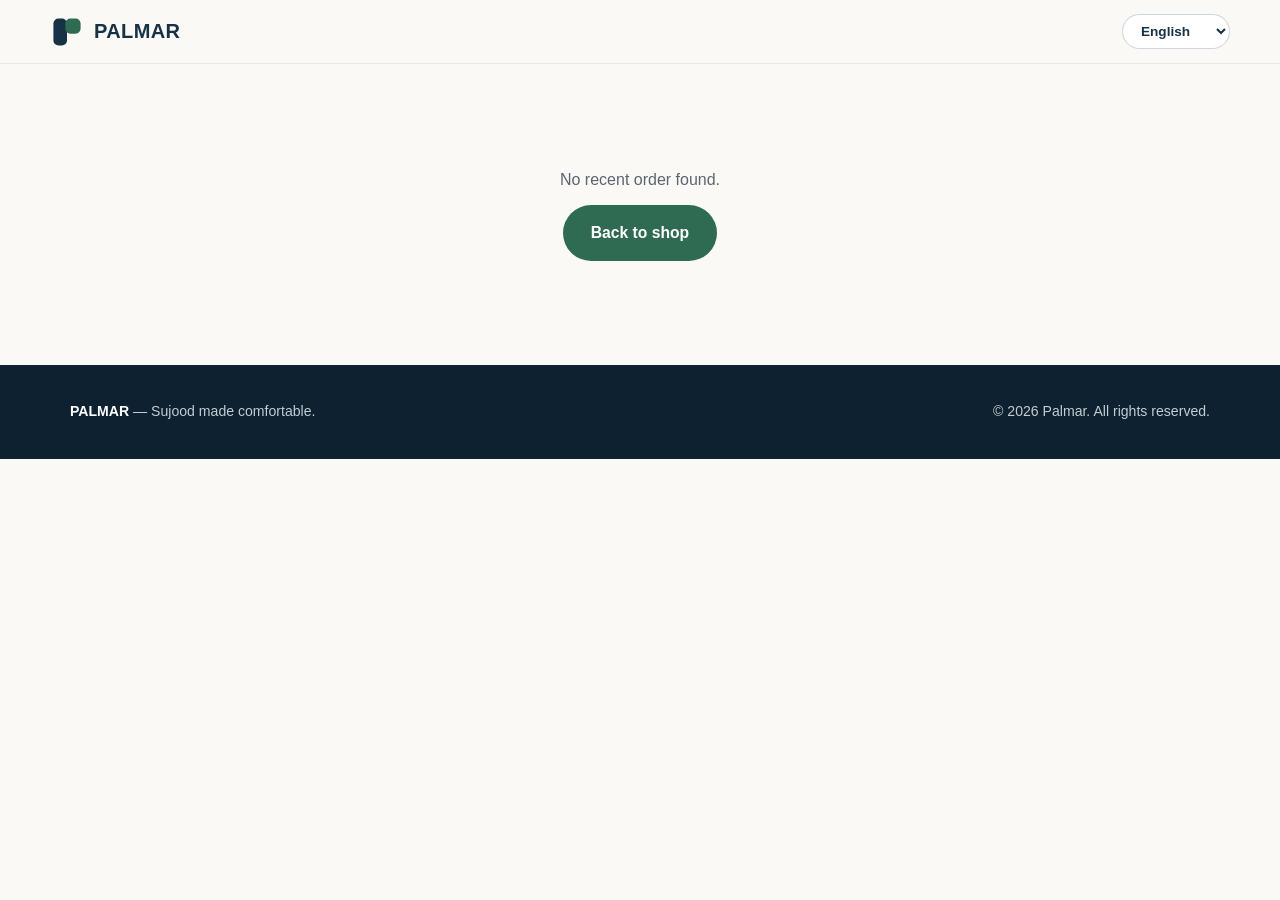
<file: order-placed.html>
<!DOCTYPE html>
<html lang="en">
<head>
<meta charset="UTF-8">
<meta name="viewport" content="width=device-width, initial-scale=1.0">
<title>Order Placed — Palmar</title>
<link rel="icon" href="data:image/svg+xml,<svg xmlns=%22http://www.w3.org/2000/svg%22 viewBox=%220 0 32 32%22><rect width=%2232%22 height=%2232%22 rx=%228%22 fill=%22%23173247%22/><rect x=%2214%22 y=%226%22 width=%2212%22 height=%2212%22 rx=%224%22 fill=%22%232f6b52%22/></svg>">
<link rel="stylesheet" href="css/style.css">
</head>
<body>

<header>
  <div class="container nav-wrap">
    <a href="index.html" class="logo">
      <svg class="logo-mark" viewBox="0 0 40 40" fill="none" xmlns="http://www.w3.org/2000/svg">
        <rect x="4" y="4" width="16" height="32" rx="6" fill="#173247"/>
        <rect x="18" y="4" width="18" height="18" rx="6" fill="#2f6b52"/>
      </svg>
      PALMAR
    </a>
    <div class="header-actions">
      <select class="lang-select" id="langSelect" aria-label="Language">
        <option value="en">English</option>
        <option value="ml">മലയാളം</option>
        <option value="hi">हिन्दी</option>
      </select>
    </div>
  </div>
</header>

<section>
  <div class="container" style="max-width:720px;">

    <div id="noOrder" class="empty-state" hidden>
      <p data-i18n="placed.none">No recent order found.</p>
      <a href="index.html" class="btn btn-primary" data-i18n="placed.shop">Back to shop</a>
    </div>

    <div id="orderBox" hidden>
      <div class="placed-head">
        <div class="placed-tick">✓</div>
        <h1 data-i18n="placed.title">Order placed</h1>
        <p id="placedLead" data-i18n="placed.lead_cod">Thank you! We'll confirm your order on WhatsApp shortly.</p>
        <div class="placed-id"><span data-i18n="placed.order_id">Order ID</span>: <b id="oId"></b></div>
      </div>

      <div class="summary-card placed-card">
        <h3 data-i18n="placed.details">Order details</h3>
        <div id="oItems"></div>
        <div class="summary-row total" style="margin-top:12px;">
          <span data-i18n="cart.total">Total</span><span id="oTotal">₹0</span>
        </div>
        <div class="summary-row"><span data-i18n="checkout.payment">Payment Method</span><span id="oPayment"></span></div>

        <h3 style="margin-top:26px;" data-i18n="placed.deliver_to">Delivering to</h3>
        <table class="placed-table">
          <tr><td data-i18n="checkout.name">Name</td><td id="oName"></td></tr>
          <tr><td data-i18n="checkout.address">Address</td><td id="oAddress"></td></tr>
          <tr><td data-i18n="checkout.post">Post</td><td id="oPost"></td></tr>
          <tr><td data-i18n="checkout.pincode">Pin code</td><td id="oPin"></td></tr>
          <tr><td data-i18n="checkout.taluk">Taluk</td><td id="oTaluk"></td></tr>
          <tr><td data-i18n="checkout.district">District</td><td id="oDistrict"></td></tr>
          <tr><td data-i18n="checkout.state">State</td><td id="oState"></td></tr>
          <tr><td data-i18n="checkout.phone">Phone</td><td id="oPhone"></td></tr>
        </table>
      </div>

      <div class="placed-actions">
        <a id="waBtn" class="btn btn-primary btn-lg btn-block" href="#" target="_blank" data-i18n="placed.whatsapp">Send order on WhatsApp</a>
        <p class="note" data-i18n="placed.whatsapp_note">If WhatsApp didn't open automatically, tap the button above so we receive your order.</p>
        <a href="index.html" class="btn btn-outline btn-block" data-i18n="placed.shop">Back to shop</a>
      </div>
    </div>

  </div>
</section>

<footer>
  <div class="container footer-inner">
    <div><strong style="color:#fff;">PALMAR</strong> — <span data-i18n="footer.tagline">Sujood made comfortable.</span></div>
    <div>&copy; <span id="year"></span> Palmar. <span data-i18n="footer.rights">All rights reserved.</span></div>
  </div>
</footer>

<script src="js/i18n.js"></script>
<script src="js/products.js"></script>
<script src="js/main.js"></script>
<script>
document.getElementById("year").textContent = new Date().getFullYear();

document.addEventListener("DOMContentLoaded", ()=>{
  let order = null;
  try{ order = JSON.parse(localStorage.getItem("palmar_last_order") || "null"); }catch(e){}

  if(!order){
    document.getElementById("noOrder").hidden = false;
    return;
  }
  document.getElementById("orderBox").hidden = false;

  document.getElementById("oId").textContent = order.orderId;
  document.getElementById("oItems").innerHTML = order.items.map(item=>{
    const p = getProductById(item.id);
    if(!p) return "";
    return `<div class="cart-item">
      <img src="${p.image}" alt="">
      <div class="cart-item-info"><h4>${productName(p)}</h4><div>₹${p.price} x ${item.qty}</div></div>
    </div>`;
  }).join("");
  document.getElementById("oTotal").textContent = "₹" + order.total;
  document.getElementById("oPayment").textContent =
    order.payment === "upi" ? t("checkout.upi") : t("checkout.cod");
  document.getElementById("placedLead").textContent =
    order.payment === "upi" ? t("placed.lead_upi") : t("placed.lead_cod");

  document.getElementById("oName").textContent = order.name || "";
  document.getElementById("oAddress").textContent = order.address || "";
  document.getElementById("oPost").textContent = order.post || "";
  document.getElementById("oPin").textContent = order.pincode || "";
  document.getElementById("oTaluk").textContent = order.taluk || "";
  document.getElementById("oDistrict").textContent = order.district || "";
  document.getElementById("oState").textContent = order.state || "";
  document.getElementById("oPhone").textContent = order.phone || "";

  document.getElementById("waBtn").href = whatsappLink(buildOrderMessage(order));
});
</script>
</body>
</html>
</file>
<file: css/style.css>
:root{
  --navy:#173247;
  --navy-dark:#0e2130;
  --green:#2f6b52;
  --green-dark:#22503e;
  --beige:#f7efe0;
  --beige-dark:#efe2c8;
  --cream:#fbf9f5;
  --ink:#1c1c1c;
  --muted:#5b6570;
  --white:#ffffff;
  --radius:16px;
  --shadow:0 10px 30px rgba(23,50,71,0.12);
  --maxw:1180px;
}
*{box-sizing:border-box;}
html{scroll-behavior:smooth;}
body{
  margin:0;
  font-family:"Segoe UI", "Helvetica Neue", Arial, sans-serif;
  color:var(--ink);
  background:var(--cream);
  line-height:1.55;
}
img{max-width:100%;display:block;}
a{color:inherit;}
.container{max-width:var(--maxw);margin:0 auto;padding:0 20px;}
section{padding:64px 0;}
.section-head{text-align:center;max-width:680px;margin:0 auto 40px;}
.eyebrow{
  display:inline-block;font-size:.78rem;letter-spacing:.14em;text-transform:uppercase;
  color:var(--green);font-weight:700;margin-bottom:8px;
}
h1,h2,h3{font-family:"Georgia", "Times New Roman", serif;line-height:1.2;margin:0 0 12px;color:var(--navy);}
h1{font-size:clamp(2rem,4.5vw,3.1rem);}
h2{font-size:clamp(1.6rem,3vw,2.3rem);}
h3{font-size:1.2rem;}
p{margin:0 0 12px;color:var(--muted);}
.btn{
  display:inline-flex;align-items:center;justify-content:center;gap:8px;
  padding:14px 26px;border-radius:999px;font-weight:700;font-size:.98rem;
  border:2px solid transparent;cursor:pointer;text-decoration:none;transition:.15s ease;
}
.btn-primary{background:var(--green);color:#fff;}
.btn-primary:hover{background:var(--green-dark);}
.btn-outline{background:transparent;border-color:var(--navy);color:var(--navy);}
.btn-outline:hover{background:var(--navy);color:#fff;}
.btn-outline-light{background:transparent;border-color:rgba(255,255,255,.8);color:#fff;}
.btn-outline-light:hover{background:#fff;color:var(--navy);}
.btn-block{width:100%;}
.btn-lg{padding:16px 30px;font-size:1.05rem;}
.btn:disabled{opacity:.5;cursor:not-allowed;}

/* Header */
header{
  position:sticky;top:0;z-index:50;background:rgba(251,249,245,.94);backdrop-filter:blur(6px);
  border-bottom:1px solid rgba(23,50,71,.08);
}
.nav-wrap{display:flex;align-items:center;justify-content:space-between;padding:14px 0;gap:16px;}
.logo{display:flex;align-items:center;gap:10px;font-weight:800;font-size:1.25rem;color:var(--navy);text-decoration:none;letter-spacing:.02em;}
.logo-mark{width:34px;height:34px;flex:none;}
nav.main-nav{display:flex;gap:26px;align-items:center;}
nav.main-nav a{text-decoration:none;color:var(--navy);font-weight:600;font-size:.95rem;}
nav.main-nav a:hover{color:var(--green);}
.header-actions{display:flex;align-items:center;gap:14px;}
.lang-select{
  border:1px solid rgba(23,50,71,.2);background:#fff;border-radius:999px;padding:8px 14px;
  font-weight:600;font-size:.85rem;color:var(--navy);cursor:pointer;
}
.cart-btn{position:relative;background:var(--navy);color:#fff;border:none;border-radius:999px;
  padding:10px 16px;font-weight:700;cursor:pointer;display:flex;align-items:center;gap:8px;}
.cart-count{
  background:var(--green);color:#fff;font-size:.7rem;font-weight:800;border-radius:999px;
  min-width:20px;height:20px;display:flex;align-items:center;justify-content:center;padding:0 5px;
}
.menu-toggle{display:none;background:none;border:none;font-size:1.6rem;color:var(--navy);cursor:pointer;}

/* Hero */
.hero{
  background:linear-gradient(120deg,var(--navy) 0%,var(--navy-dark) 100%);
  color:#fff;padding:0;overflow:hidden;position:relative;
}
.hero-grid{display:grid;grid-template-columns:1.1fr .9fr;gap:40px;align-items:center;padding:70px 0;}
.badge{
  display:inline-flex;align-items:center;gap:8px;background:rgba(255,255,255,.12);
  padding:8px 16px;border-radius:999px;font-size:.82rem;font-weight:700;margin-bottom:18px;color:#f2e9d0;
}
.hero h1{color:#fff;}
.hero p.subtitle{color:#d7dee5;font-size:1.08rem;max-width:520px;}
.hero-ctas{display:flex;gap:14px;flex-wrap:wrap;margin-top:26px;}
.hero-facts{display:flex;gap:24px;margin-top:30px;flex-wrap:wrap;}
.hero-fact{display:flex;align-items:center;gap:8px;font-size:.9rem;color:#e7ecef;font-weight:600;}
.hero-media{position:relative;border-radius:20px;overflow:hidden;box-shadow:0 20px 50px rgba(0,0,0,.35);}
.hero-media video, .hero-media img{width:100%;height:100%;object-fit:cover;display:block;}

/* Problem */
.problem{background:var(--beige);}
.problem-inner{display:grid;grid-template-columns:1fr 1fr;gap:44px;align-items:center;}
.problem img{border-radius:var(--radius);box-shadow:var(--shadow);}

/* Product */
.product-grid{display:grid;grid-template-columns:1fr 1fr;gap:52px;align-items:start;}
.gallery-main{border-radius:var(--radius);overflow:hidden;box-shadow:var(--shadow);margin-bottom:12px;}
.gallery-thumbs{display:flex;gap:10px;}
.gallery-thumbs img{width:74px;height:74px;object-fit:cover;border-radius:10px;cursor:pointer;
  border:2px solid transparent;opacity:.7;}
.gallery-thumbs img.active{border-color:var(--green);opacity:1;}
.price-row{display:flex;align-items:baseline;gap:12px;margin:14px 0 4px;}
.price{font-size:2.2rem;font-weight:800;color:var(--navy);}
.stock{color:var(--green);font-weight:700;font-size:.9rem;margin-bottom:18px;}
.qty-row{display:flex;align-items:center;gap:14px;margin:20px 0;}
.qty-control{display:flex;align-items:center;border:1px solid rgba(23,50,71,.25);border-radius:999px;overflow:hidden;}
.qty-control button{background:none;border:none;width:38px;height:38px;font-size:1.1rem;cursor:pointer;color:var(--navy);}
.qty-control span{width:34px;text-align:center;font-weight:700;}
.product-ctas{display:flex;gap:12px;flex-wrap:wrap;margin-top:10px;}
.badge-row{display:flex;flex-wrap:wrap;gap:10px;margin:22px 0;}
.mini-badge{
  display:flex;align-items:center;gap:8px;background:var(--beige);padding:9px 14px;border-radius:999px;
  font-size:.83rem;font-weight:700;color:var(--navy-dark);
}

/* Shop grid */
.shop-grid{display:grid;grid-template-columns:repeat(3,1fr);gap:24px;}
.shop-card{background:#fff;border-radius:var(--radius);box-shadow:var(--shadow);overflow:hidden;display:flex;flex-direction:column;}
.shop-card-img{background:#f3f1ec;aspect-ratio:1/1;overflow:hidden;}
.shop-card-img img{width:100%;height:100%;object-fit:cover;}
.shop-card-body{padding:20px;display:flex;flex-direction:column;flex:1;}
.shop-card-body h3{margin-bottom:6px;}
.shop-card-body p{font-size:.9rem;flex:1;}
.shop-card-foot{display:flex;align-items:center;justify-content:space-between;gap:12px;margin-top:14px;flex-wrap:wrap;}
.shop-price{font-size:1.5rem;font-weight:800;color:var(--navy);}

/* Pincode lookup status */
.pin-status{font-size:.83rem;font-weight:600;margin-top:6px;min-height:18px;}
.pin-status.checking{color:var(--muted);}
.pin-status.ok{color:var(--green);}
.pin-status.bad{color:#b5433a;}

/* Payment options */
.pay-options{display:flex;flex-direction:column;gap:10px;}
.pay-options label.pay-option{
  display:flex;align-items:flex-start;flex-wrap:nowrap;gap:12px;padding:14px 16px;
  border:2px solid rgba(23,50,71,.18);border-radius:12px;cursor:pointer;background:#fff;
  position:relative;transition:.15s ease;margin:0;font-weight:400;
}
.pay-options label.pay-option.selected{border-color:var(--green);background:#f4faf7;}
.pay-option input[type="radio"]{
  margin:3px 0 0;flex:none;width:18px;height:18px;min-width:18px;padding:0;
  accent-color:var(--green);border-radius:50%;
}
.pay-option-body{display:flex;flex-direction:column;flex:1;padding-right:70px;}
.pay-option-body b{color:var(--navy);font-size:.95rem;}
.pay-option-body small{color:var(--muted);font-size:.83rem;}
.pay-badge{
  position:absolute;top:12px;right:14px;background:var(--green);color:#fff;font-size:.7rem;
  font-weight:800;padding:4px 10px;border-radius:999px;
}
.upi-panel{
  border:1px dashed rgba(47,107,82,.5);border-radius:14px;padding:20px;margin-bottom:18px;
  background:#f4faf7;text-align:center;
}
.upi-panel h4{margin:0 0 12px;color:var(--navy);}
.upi-qr{width:220px;max-width:70%;margin:0 auto 14px;border-radius:12px;background:#fff;}
.upi-meta{font-size:.9rem;color:var(--navy);margin-bottom:14px;line-height:1.7;}
.upi-apps{margin:16px 0 6px;}
.upi-apps-label{font-size:.82rem;font-weight:700;color:var(--muted);margin-bottom:10px;}
.upi-apps-row{display:grid;grid-template-columns:repeat(2,1fr);gap:10px;}
.upi-app{
  display:flex;align-items:center;justify-content:center;gap:8px;padding:12px 10px;background:#fff;
  border:1px solid rgba(23,50,71,.2);border-radius:12px;font-weight:700;font-size:.88rem;
  color:var(--navy);text-decoration:none;
}
.upi-app:active{background:var(--beige);}
.upi-app-dot{width:10px;height:10px;border-radius:50%;flex:none;}
.upi-app-dot.gpay{background:#4285f4;}
.upi-app-dot.phonepe{background:#5f259f;}
.upi-app-dot.paytm{background:#00baf2;}
.upi-app-dot.any{background:var(--green);}

/* Order placed page */
.placed-head{text-align:center;margin-bottom:28px;}
.placed-tick{
  width:64px;height:64px;border-radius:50%;background:var(--green);color:#fff;font-size:2rem;
  display:flex;align-items:center;justify-content:center;margin:0 auto 18px;font-weight:800;
}
.placed-head h1{margin-bottom:8px;}
.placed-id{
  display:inline-block;background:var(--beige);padding:8px 18px;border-radius:999px;
  font-size:.9rem;color:var(--navy-dark);margin-top:6px;
}
.placed-card{margin-bottom:22px;}
.placed-table{width:100%;border-collapse:collapse;font-size:.92rem;}
.placed-table td{padding:9px 0;border-bottom:1px solid #f0f0f0;vertical-align:top;}
.placed-table td:first-child{color:var(--muted);width:38%;}
.placed-table td:last-child{color:var(--navy);font-weight:600;}
.placed-actions{display:flex;flex-direction:column;gap:10px;}

.order-pending{
  margin-top:18px;padding:22px;border-radius:14px;background:#eaf5ef;border:1px solid rgba(47,107,82,.35);
}
.order-pending h3{color:var(--green-dark);}

/* Features */
.features-grid{display:grid;grid-template-columns:repeat(4,1fr);gap:22px;}
.feature-card{background:#fff;border-radius:var(--radius);padding:26px 20px;box-shadow:var(--shadow);text-align:center;}
.feature-icon{
  width:56px;height:56px;border-radius:50%;background:var(--beige);display:flex;align-items:center;
  justify-content:center;margin:0 auto 16px;color:var(--green);
}

/* How it works image section */
.how{background:var(--navy);color:#fff;}
.how-inner{display:grid;grid-template-columns:1fr 1fr;gap:44px;align-items:center;}
.how img{border-radius:var(--radius);box-shadow:0 20px 50px rgba(0,0,0,.3);}
.how h2{color:#fff;}
.spec-list{list-style:none;margin:20px 0 0;padding:0;}
.spec-list li{display:flex;justify-content:space-between;padding:12px 0;border-bottom:1px solid rgba(255,255,255,.15);
  font-size:.95rem;color:#e7ecef;}
.spec-list li b{color:#fff;}

/* Gifting */
.gifting{background:var(--beige);text-align:center;}
.gifting .container{max-width:700px;}

/* FAQ */
.faq-item{background:#fff;border-radius:14px;box-shadow:var(--shadow);margin-bottom:14px;overflow:hidden;}
.faq-q{padding:18px 22px;font-weight:700;color:var(--navy);cursor:pointer;display:flex;justify-content:space-between;
  align-items:center;gap:12px;}
.faq-a{padding:0 22px;max-height:0;overflow:hidden;transition:max-height .25s ease, padding .25s ease;}
.faq-item.open .faq-a{padding:0 22px 20px;max-height:300px;}
.faq-q .chevron{transition:transform .2s ease;}
.faq-item.open .chevron{transform:rotate(180deg);}

/* Contact */
.contact{background:var(--navy);color:#fff;text-align:center;}
.contact h2{color:#fff;}
.contact p{color:#d7dee5;}
.contact-actions{display:flex;justify-content:center;gap:14px;margin-top:22px;flex-wrap:wrap;}

/* Footer */
footer{background:var(--navy-dark);color:#c3ccd2;padding:36px 0;font-size:.88rem;}
.footer-inner{display:flex;justify-content:space-between;align-items:center;flex-wrap:wrap;gap:12px;}

/* Cart drawer */
.overlay{position:fixed;inset:0;background:rgba(10,20,30,.45);z-index:90;opacity:0;pointer-events:none;transition:opacity .2s ease;}
.overlay.show{opacity:1;pointer-events:auto;}
.drawer{
  position:fixed;top:0;right:0;height:100%;width:min(420px,92vw);background:#fff;z-index:95;
  transform:translateX(100%);transition:transform .25s ease;display:flex;flex-direction:column;box-shadow:-10px 0 30px rgba(0,0,0,.2);
}
.drawer.show{transform:translateX(0);}
.drawer-head{display:flex;justify-content:space-between;align-items:center;padding:20px;border-bottom:1px solid #eee;}
.drawer-head h3{margin:0;}
.drawer-close{background:none;border:none;font-size:1.5rem;cursor:pointer;color:var(--navy);}
.drawer-body{flex:1;overflow-y:auto;padding:16px 20px;}
.cart-item{display:flex;gap:12px;padding:14px 0;border-bottom:1px solid #f0f0f0;}
.cart-item img{width:64px;height:64px;object-fit:cover;border-radius:10px;flex:none;}
.cart-item-info{flex:1;}
.cart-item-info h4{margin:0 0 4px;font-size:.95rem;color:var(--navy);}
.cart-item-actions{display:flex;align-items:center;justify-content:space-between;margin-top:8px;}
.remove-link{color:#b5433a;font-size:.8rem;font-weight:700;cursor:pointer;background:none;border:none;padding:0;}
.drawer-foot{padding:18px 20px;border-top:1px solid #eee;}
.summary-row{display:flex;justify-content:space-between;margin-bottom:8px;font-size:.94rem;color:var(--muted);}
.summary-row.total{font-weight:800;color:var(--navy);font-size:1.1rem;margin-top:10px;}
.empty-state{text-align:center;color:var(--muted);padding:40px 10px;}

/* Checkout */
.checkout-wrap{display:grid;grid-template-columns:1.1fr .9fr;gap:44px;align-items:start;}
.form-group{margin-bottom:16px;}
.form-group label{display:block;font-weight:700;font-size:.88rem;color:var(--navy);margin-bottom:6px;}
.form-group input,.form-group textarea,.form-group select{
  width:100%;padding:12px 14px;border-radius:10px;border:1px solid rgba(23,50,71,.25);
  font-size:.95rem;font-family:inherit;background:#fff;
}
.form-row{display:grid;grid-template-columns:1fr 1fr;gap:14px;}
.summary-card{background:#fff;border-radius:var(--radius);box-shadow:var(--shadow);padding:24px;}
.summary-card .cart-item{border-bottom:1px solid #f0f0f0;}
.note{font-size:.85rem;color:var(--muted);margin-top:14px;}

/* Chatbot */
.chat-fab{
  position:fixed;bottom:24px;right:24px;z-index:80;width:62px;height:62px;border-radius:50%;
  background:var(--green);color:#fff;border:none;box-shadow:0 10px 26px rgba(47,107,82,.45);
  cursor:pointer;display:flex;align-items:center;justify-content:center;
}
.chat-fab svg{width:28px;height:28px;}
.chat-window{
  position:fixed;bottom:98px;right:24px;z-index:85;width:min(360px,92vw);max-height:min(560px,72vh);
  background:#fff;border-radius:18px;box-shadow:0 20px 50px rgba(0,0,0,.25);
  display:flex;flex-direction:column;overflow:hidden;transform:translateY(16px) scale(.98);opacity:0;
  pointer-events:none;transition:.18s ease;
}
.chat-window.show{transform:translateY(0) scale(1);opacity:1;pointer-events:auto;}
.chat-head{background:var(--navy);color:#fff;padding:16px 18px;display:flex;align-items:center;gap:12px;}
.chat-head-avatar{width:36px;height:36px;border-radius:50%;background:var(--green);display:flex;align-items:center;justify-content:center;font-weight:800;}
.chat-head-text h4{margin:0;font-size:.95rem;}
.chat-head-text span{font-size:.75rem;color:#c9d3da;}
.chat-close{margin-left:auto;background:none;border:none;color:#fff;font-size:1.3rem;cursor:pointer;}
.chat-body{flex:1;overflow-y:auto;padding:14px;display:flex;flex-direction:column;gap:10px;background:#f6f4ef;}
.msg{max-width:82%;padding:10px 14px;border-radius:14px;font-size:.88rem;line-height:1.4;}
.msg.bot{background:#fff;color:var(--ink);border-bottom-left-radius:4px;align-self:flex-start;box-shadow:0 2px 6px rgba(0,0,0,.06);}
.msg.user{background:var(--green);color:#fff;border-bottom-right-radius:4px;align-self:flex-end;}
.chat-options{display:flex;flex-wrap:wrap;gap:8px;padding:0 14px 12px;background:#f6f4ef;}
.chat-opt-btn{
  background:#fff;border:1px solid rgba(23,50,71,.2);border-radius:999px;padding:8px 14px;font-size:.8rem;
  font-weight:700;color:var(--navy);cursor:pointer;
}
.chat-opt-btn:hover{background:var(--beige);}
.chat-input-row{display:flex;border-top:1px solid #eee;padding:10px;gap:8px;background:#fff;}
.chat-input-row input{flex:1;border:1px solid rgba(23,50,71,.2);border-radius:999px;padding:10px 14px;font-size:.88rem;}
.chat-input-row button{background:var(--green);border:none;color:#fff;border-radius:50%;width:40px;height:40px;cursor:pointer;flex:none;}

@media (max-width:900px){
  .hero-grid,.problem-inner,.how-inner,.product-grid,.checkout-wrap{grid-template-columns:1fr;}
  .shop-grid{grid-template-columns:repeat(2,1fr);gap:16px;}
  .hero-grid{padding:40px 0;}
  .features-grid{grid-template-columns:repeat(2,1fr);}
  nav.main-nav{position:fixed;top:64px;left:0;right:0;background:#fff;flex-direction:column;
    padding:20px;gap:16px;box-shadow:0 10px 20px rgba(0,0,0,.08);display:none;}
  nav.main-nav.open{display:flex;}
  .menu-toggle{display:block;}
  .form-row{grid-template-columns:1fr;}
}
@media (max-width:520px){
  .features-grid{grid-template-columns:1fr;}
  .shop-grid{grid-template-columns:1fr;}
  .chat-window{right:12px;bottom:88px;width:calc(100vw - 24px);}
  .chat-fab{right:16px;bottom:16px;}
}
</file>
